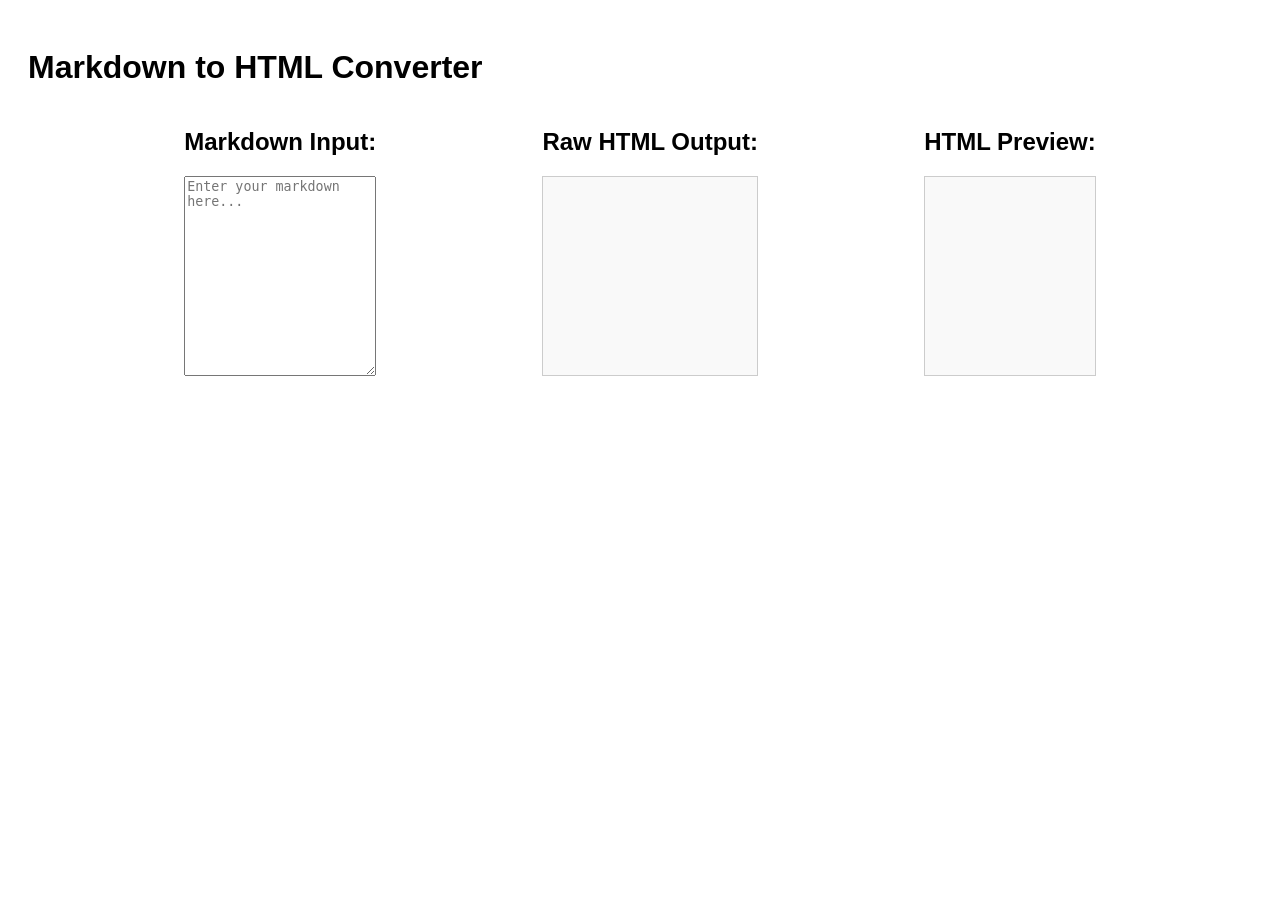
<file: JavaScript Algorithms and Data Structures/Build a Markdown to HTML Converter/index.html>
<!DOCTYPE html>
<html lang="en">

<head>
    <meta charset="UTF-8">
    <meta name="viewport" content="width=device-width, initial-scale=1.0">
    <title>Markdown to HTML Converter</title>
    <link rel="stylesheet" href="styles.css">
</head>

<body>
    <h1>Markdown to HTML Converter</h1>
    <div id="container">
        <div class="container">
            <h2>Markdown Input:</h2>
            <textarea id="markdown-input" placeholder="Enter your markdown here..."></textarea>
        </div>
        <div class="container">
            <h2>Raw HTML Output:</h2>
            <div id="html-output"></div>
        </div>
        <div class="container">
            <h2>HTML Preview:</h2>
            <div id="preview"></div>
        </div>
    </div>
</body>

</html>
</file>
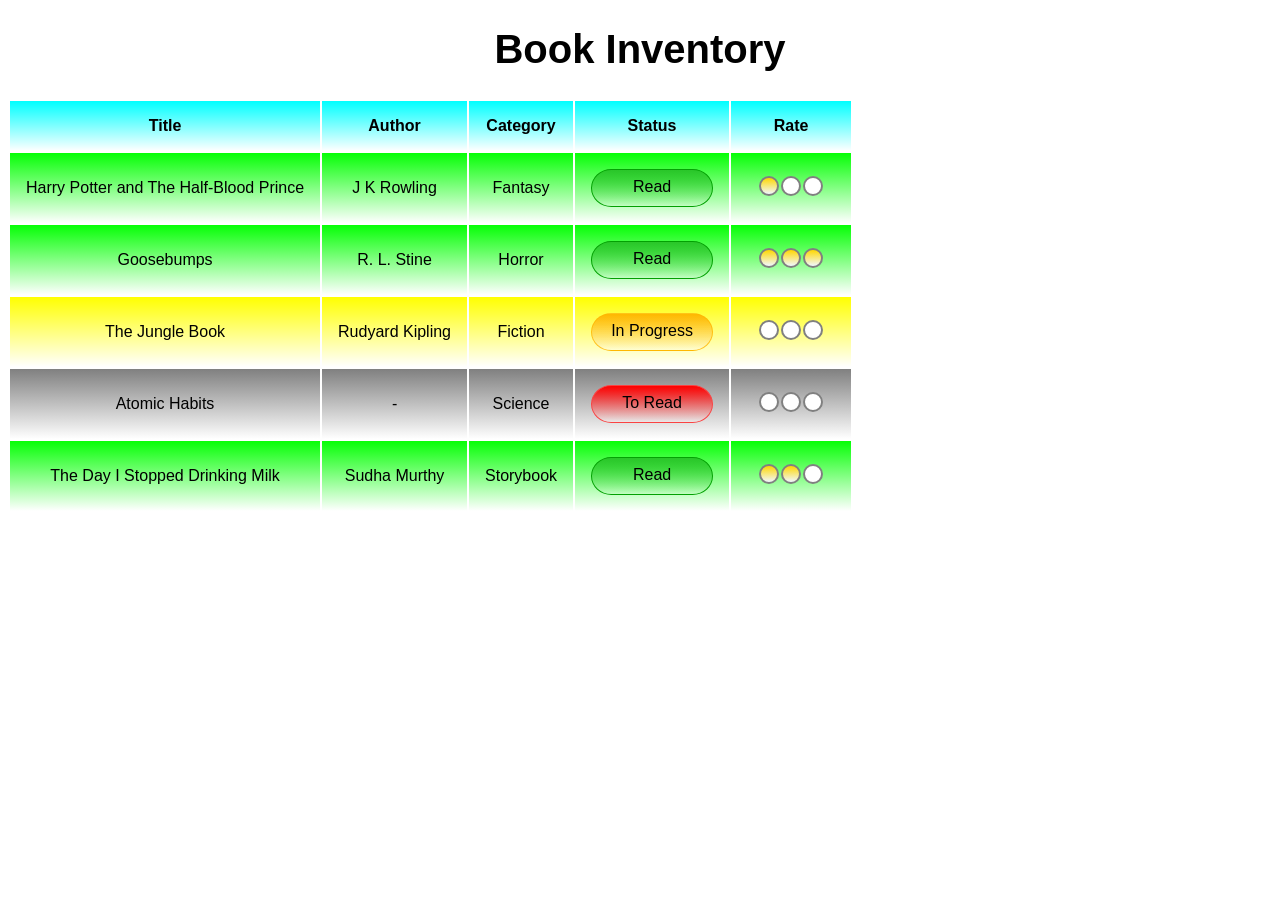
<file: Responsive Designs/Build A Book Inventory App/index.html>
<!DOCTYPE html>
<html lang="en">
<head>
    <meta charset="UTF-8">
    <meta name="viewport" content="width=device-width, initial-scale=1.0">
    <title>Book Inventory App</title>
    <link rel="stylesheet" href="./styles.css">
</head>
<body>
    <h1>Book Inventory</h1>
    <table>
        <thead>
            <tr>
                <th>Title</th>
                <th>Author</th>
                <th>Category</th>
                <th>Status</th>
                <th>Rate</th>
            </tr>
        </thead>
        <tbody>
            <tr class="read">
                <td>Harry Potter and The Half-Blood Prince</td>
                <td>J K Rowling</td>
                <td>Fantasy</td>
                <td><span class="status">Read</span></td>
                <td><span class="rate one"><span></span><span></span><span></span></span></td>
            </tr>
            <tr class="read">
                <td>Goosebumps</td>
                <td>R. L. Stine</td>
                <td>Horror</td>
                <td><span class="status">Read</span></td>
                <td><span class="rate three"><span></span><span></span><span></span></span></td>
            </tr>
            <tr class="in-progress">
                <td>The Jungle Book</td>
                <td>Rudyard Kipling</td>
                <td>Fiction</td>
                <td><span class="status">In Progress</span></td>
                <td><span class="rate"><span></span><span></span><span></span></span></td>
            </tr>
            <tr class="to-read">
                <td>Atomic Habits</td>
                <td>-</td>
                <td>Science</td>
                <td><span class="status">To Read</span></td>
                <td><span class="rate"><span></span><span></span><span></span></span></td>
            </tr>
            <tr class="read">
                <td>The Day I Stopped Drinking Milk</td>
                <td>Sudha Murthy</td>
                <td>Storybook</td>
                <td><span class="status">Read</span></td>
                <td><span class="rate two"><span></span><span></span><span></span></span></td>
            </tr>
        </tbody>
    </table>
</body>
</html>
</file>
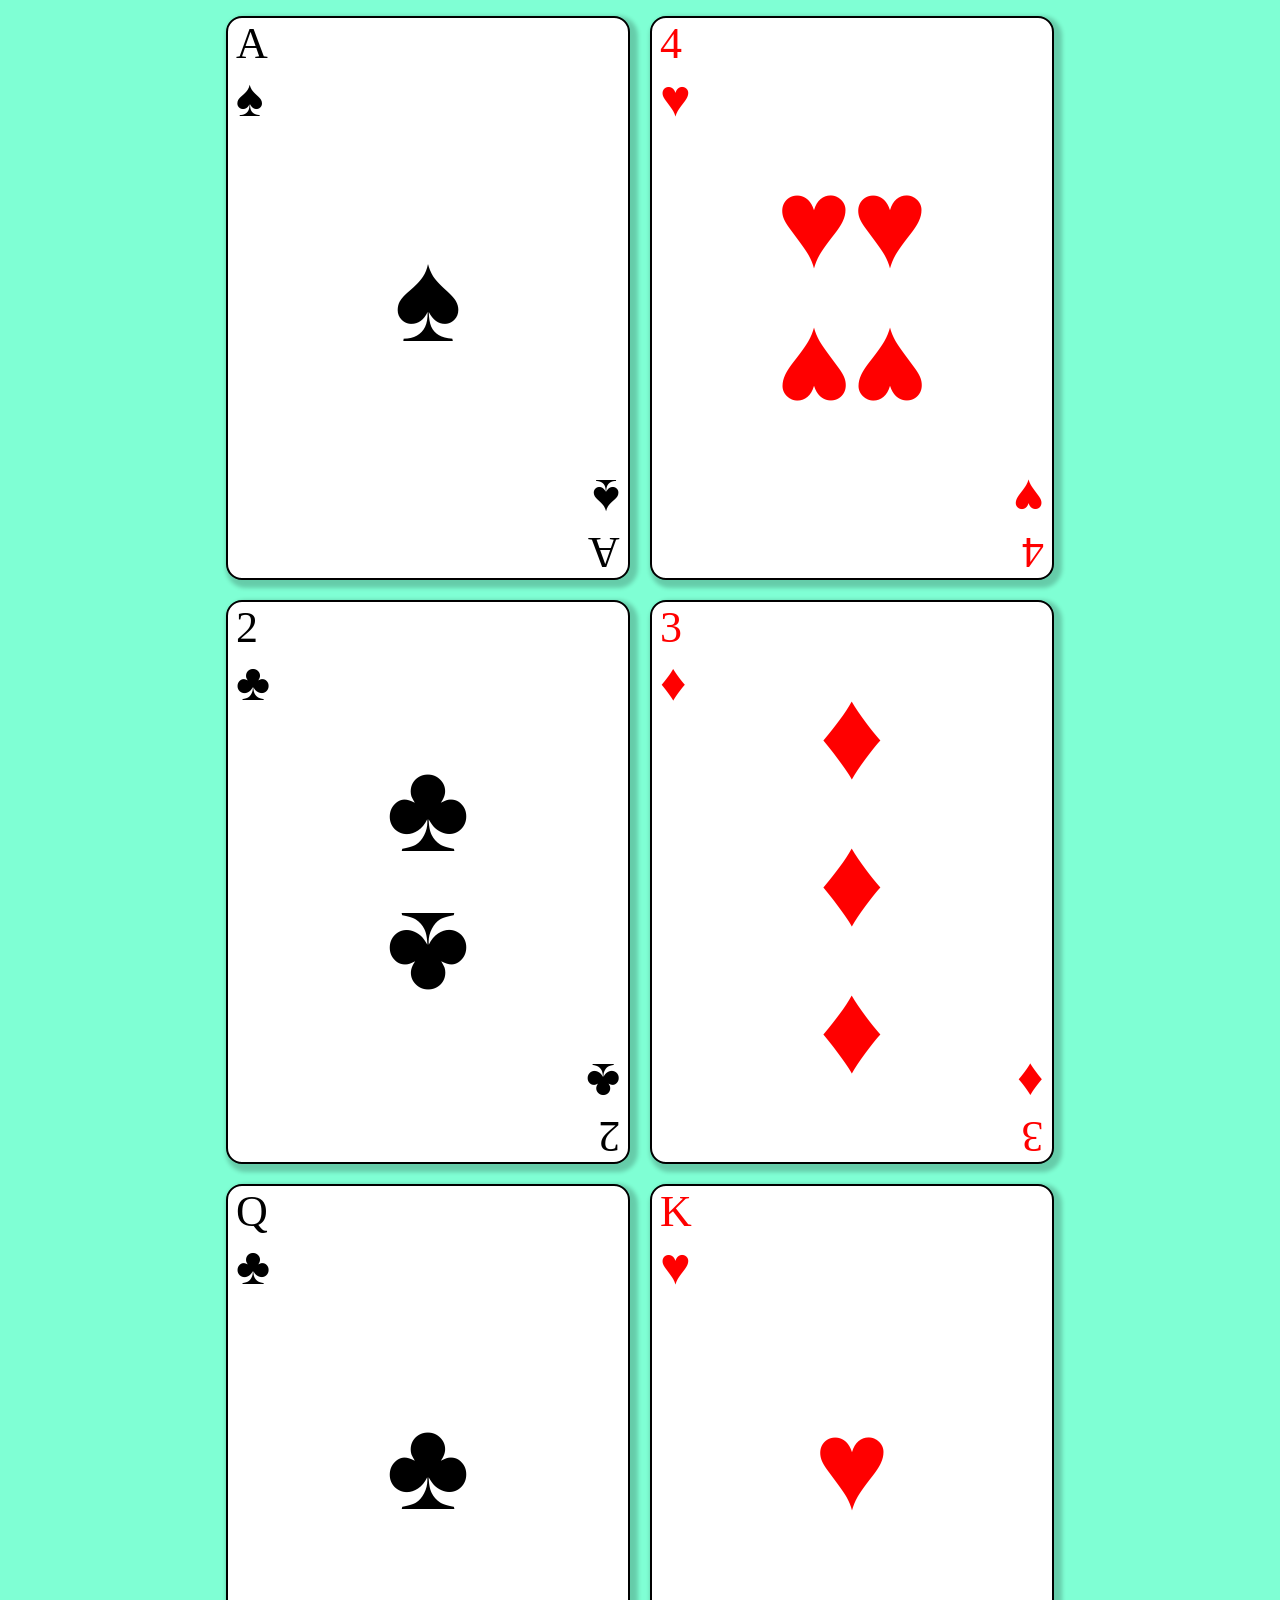
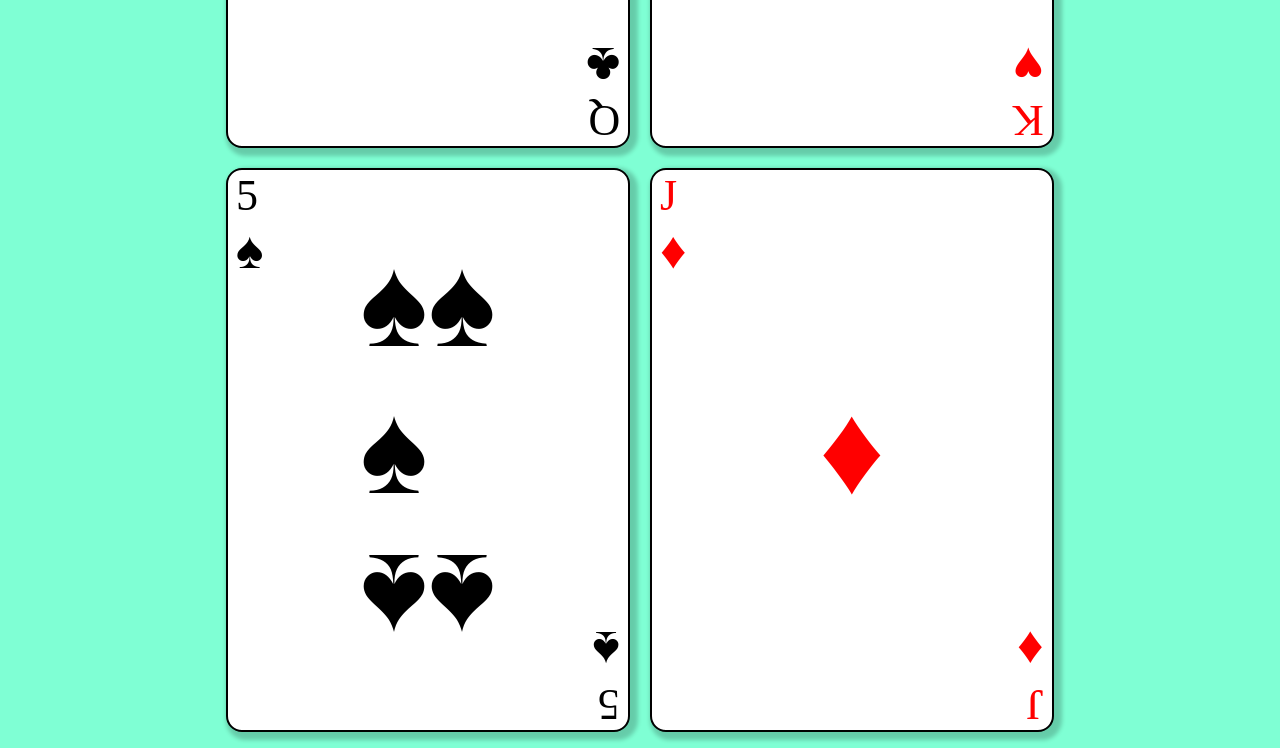
<file: Responsive Designs/Build a Page of Playing Cards/index.html>
<!DOCTYPE html>
<html lang="en">

<head>
  <meta charset="UTF-8">
  <meta name="viewport" content="width=device-width, initial-scale=1.0">
  <title>Playing Cards</title>
  
</head>

<body>
    <style>
    body {
        background-color: aquamarine;
        margin: 1rem;
    }
    #playing-cards {
        display: flex;
        flex-wrap: wrap;
        gap: 20px;
        justify-content: center;
    }
    .card {
        display: flex;
        justify-content: space-between;
        background-color: white;
        height: 35rem;
        width: 25rem;
        border: 0.125rem black solid;
        border-radius: 1rem;
        box-shadow: 0.25rem 0.25rem 0.25rem 0.25rem rgba(0,0,0,0.2);
    }
    .left {
        display: flex;
        align-self: flex-start;
        justify-content: left;
        flex-direction: column;
        margin-left: 0.5rem;
    }   
    .middle {
        display: flex;
        justify-content: center;
        align-self: center;
        flex-direction: column;
        flex-wrap: wrap;
    }
    .right {
        display: flex;
        justify-content: start;
        align-self:flex-end;
        flex-direction: column;
        margin-right: 0.5rem;
        transform: rotate(180deg);
    }
    .letter {
        font-size: 2.75rem;
    }
    .symbol {
        font-size: 3.25rem;
    }
    .symbol-center {
        font-size: 8rem;
    }
  </style>
    <main id="playing-cards">
        <div class="card">
            <div class="left">
                <div class="letter">A</div>
                <div class="symbol">♠</div>
            </div>
            <div class="middle">
                <div class="symbol-center">♠</div>
            </div>
            <div class="right">
                <div class="letter">A</div>
                <div class="symbol">♠</div>
            </div>
        </div>
        <div class="card" style="color: red;">
            <div class="left">
                <div class="letter">4</div>
                <div class="symbol">♥</div>
            </div>
            <div class="middle">
                <div class="symbol-center">♥♥</div>
                <div class="symbol-center" style="transform: rotate(180deg);">♥♥</div>
            </div>
            <div class="right">
                <div class="letter">4</div>
                <div class="symbol">♥</div>
            </div>
        </div>
        <div class="card">
            <div class="left">
                <div class="letter">2</div>
                <div class="symbol">♣</div>
            </div>
            <div class="middle">
                <div class="symbol-center">♣</div>
                <div class="symbol-center" style="transform: rotate(180deg);">♣</div>
            </div>
            <div class="right">
                <div class="letter">2</div>
                <div class="symbol">♣</div>
            </div>
        </div>
        <div class="card" style="color: red;">
            <div class="left">
                <div class="letter">3</div>
                <div class="symbol">♦</div>
            </div>
            <div class="middle">
                <div class="symbol-center">♦</div>
                <div class="symbol-center">♦</div>
                <div class="symbol-center">♦</div>
            </div>
            <div class="right">
                <div class="letter">3</div>
                <div class="symbol">♦</div>
            </div>
        </div>
        <div class="card">
            <div class="left">
                <div class="letter">Q</div>
                <div class="symbol">♣</div>
            </div>
            <div class="middle">
                <div class="symbol-center">♣</div>
            </div>
            <div class="right">
                <div class="letter">Q</div>
                <div class="symbol">♣</div>
            </div>
        </div>
        <div class="card" style="color: red;">
            <div class="left">
                <div class="letter">K</div>
                <div class="symbol">♥</div>
            </div>
            <div class="middle">
                <div class="symbol-center">♥</div>
            </div>
            <div class="right">
                <div class="letter">K</div>
                <div class="symbol">♥</div>
            </div>
        </div>
        <div class="card">
            <div class="left">
                <div class="letter">5</div>
                <div class="symbol">♠</div>
            </div>
            <div class="middle">
                <div class="symbol-center">♠♠</div>
                <div class="symbol-center">♠</div>
                <div class="symbol-center" style="transform: rotate(180deg);">♠♠</div>
            </div>
            <div class="right">
                <div class="letter">5</div>
                <div class="symbol">♠</div>
            </div>
        </div>
        <div class="card" style="color: red;"   >
            <div class="left">
                <div class="letter">J</div>
                <div class="symbol">♦</div>
            </div>
            <div class="middle">
                <div class="symbol-center">♦</div>
            </div>
            <div class="right">
                <div class="letter">J</div>
                <div class="symbol">♦</div>
            </div>
        </div>
</body>

</html>
</file>
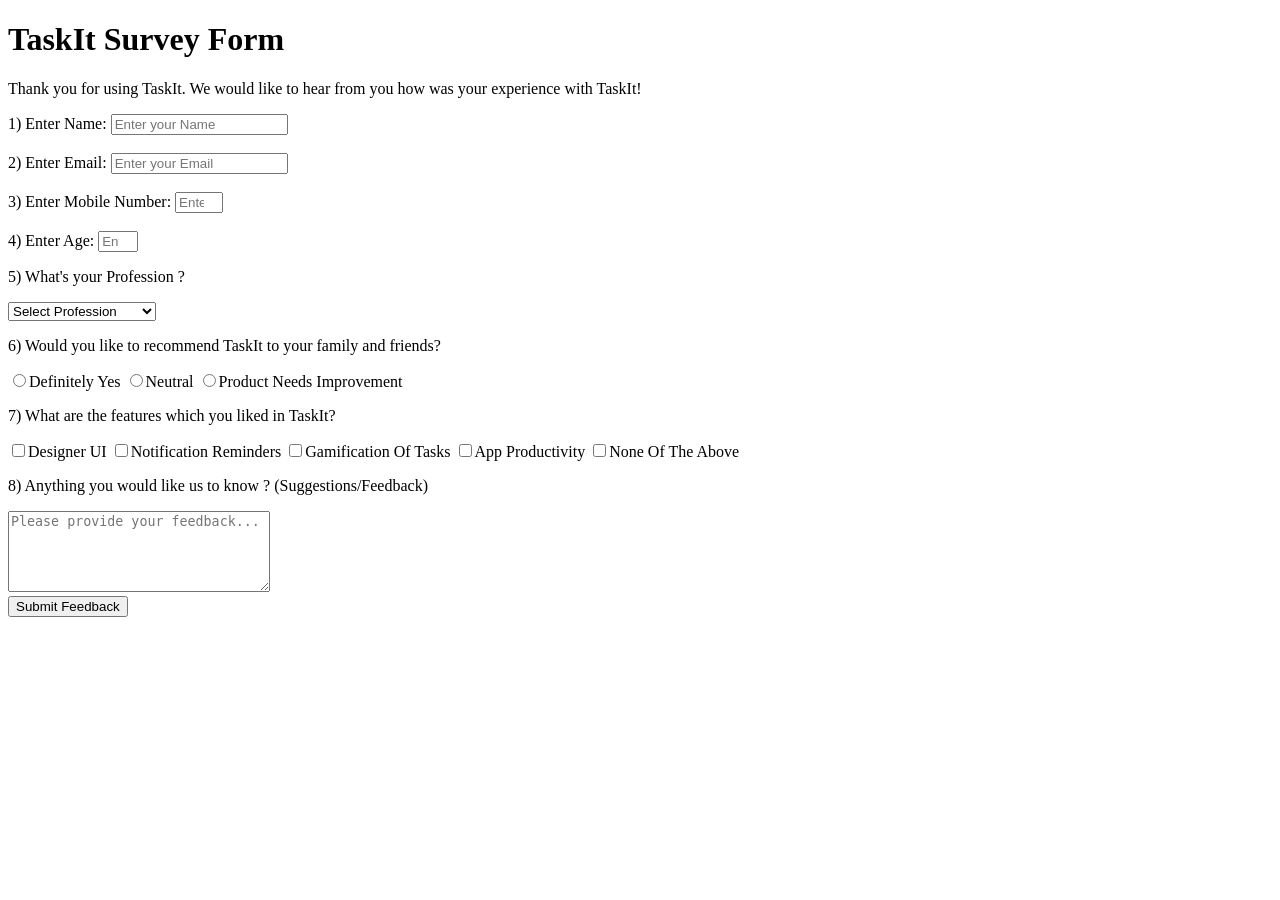
<file: Responsive Designs/Build A Survey Form/index.html>
<!DOCTYPE html>
<html lang="en">
  <head>
    <meta charset="UTF-8" />
    <title>Survey Form</title>
  </head>

  <body>
    <h1 id="title">TaskIt Survey Form</h1>
    <p id="description">Thank you for using TaskIt. We would like to hear from you how was your experience with TaskIt!</p>
    <form id="survey-form">

        <label id="name-label">1) Enter Name: </label><input type="text" id="name" placeholder="Enter your Name" required>
        <br><br>

        <label id="email-label">2) Enter Email: </label><input type="email" id="email" placeholder="Enter your Email" required>
        <br><br>

        <label id="number-label">3) Enter Mobile Number: </label><input type="number" id="number" placeholder="Enter your Mobile Number" min="1" max="10">
        <br><br>

        <label id="age-label">4) Enter Age: </label><input type="number" id="age" placeholder="Enter your Age" min="2" max="2">
        

        <p id="Q1">5) What's your Profession ?</p>
        <select name="select-option" id="dropdown">
            <option value="Select Profession" selected>Select Profession</option>
            <option value="Student" >Student</option>
            <option value="Working Professional">Working Professional</option>
            <option value="Prefer Not To Say">Prefer Not To Say</option>
        </select>

        <p id="reccomendation">6) Would you like to recommend TaskIt to your family and friends?</p>
        <input type="radio" value="Definitely Yes" name="radio-option"><label value="Definitely Yes">Definitely Yes</label>
        <input type="radio" value="Neutral" name="radio-option"><label value="Neutral">Neutral</label>
        <input type="radio" value="Product Needs Improvement" name="radio-option"><label value="Product Needs Improvement">Product Needs Improvement</label-for>
        
        <p id="features-liked">7) What are the features which you liked in TaskIt?</p>
        <input type="checkbox" value="Designer UI"><label-for value="Designer UI">Designer UI</label-for>
        <input type="checkbox" value="Notification Reminders"><label-for value="Notification Reminders">Notification Reminders</label-for>
        <input type="checkbox" value="Gamification Of Tasks"><label-for value="Gamification Of Tasks">Gamification Of Tasks</label-for>
        <input type="checkbox" value="App Productivity"><label-for value="App Productivity">App Productivity</label-for>
        <input type="checkbox" value="None Of The Above"><label-for value="None Of The Above">None Of The Above</label-for>

        <p id="Feedback">8) Anything you would like us to know ? (Suggestions/Feedback)</p>
        <textarea name="feedback" id="feedback" placeholder="Please provide your feedback..." rows="5" cols="30"></textarea><br>

        <button id="submit">Submit Feedback</button>
    </form>
  </body>
</html>
</file>
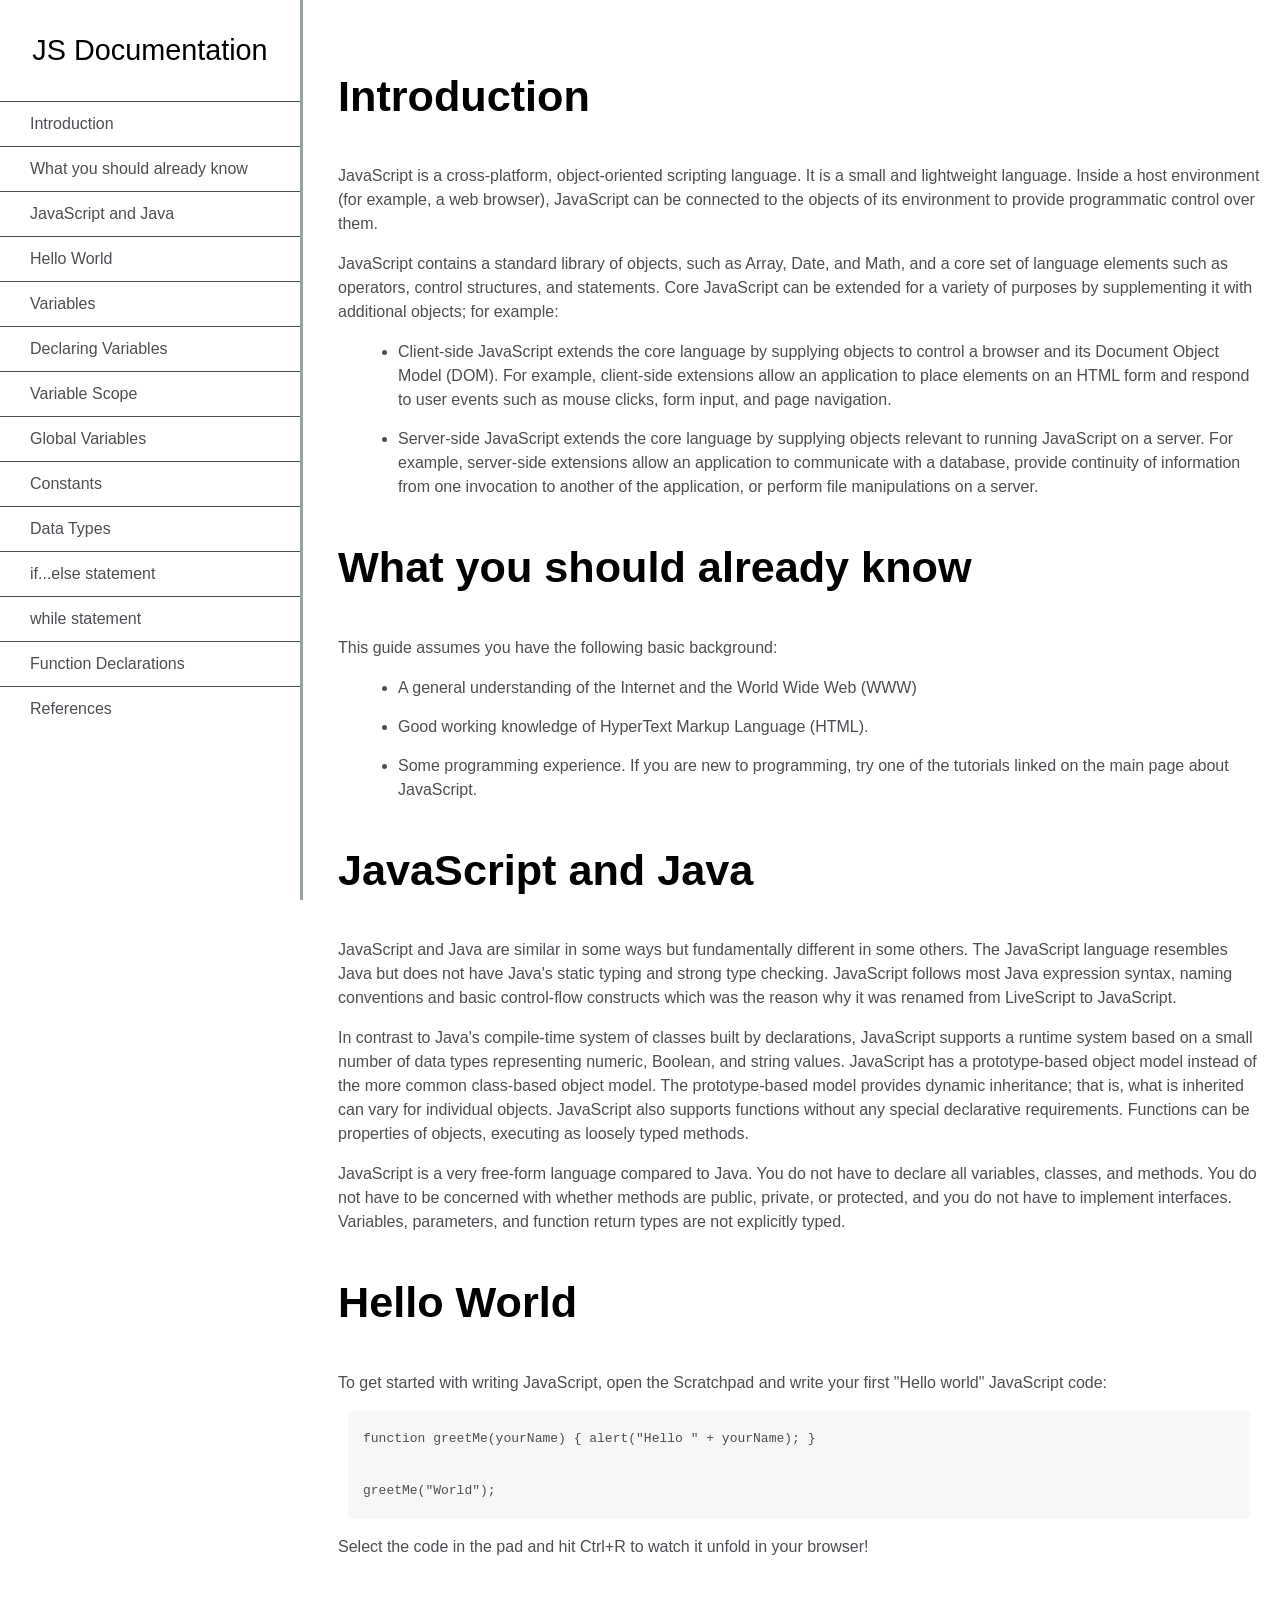
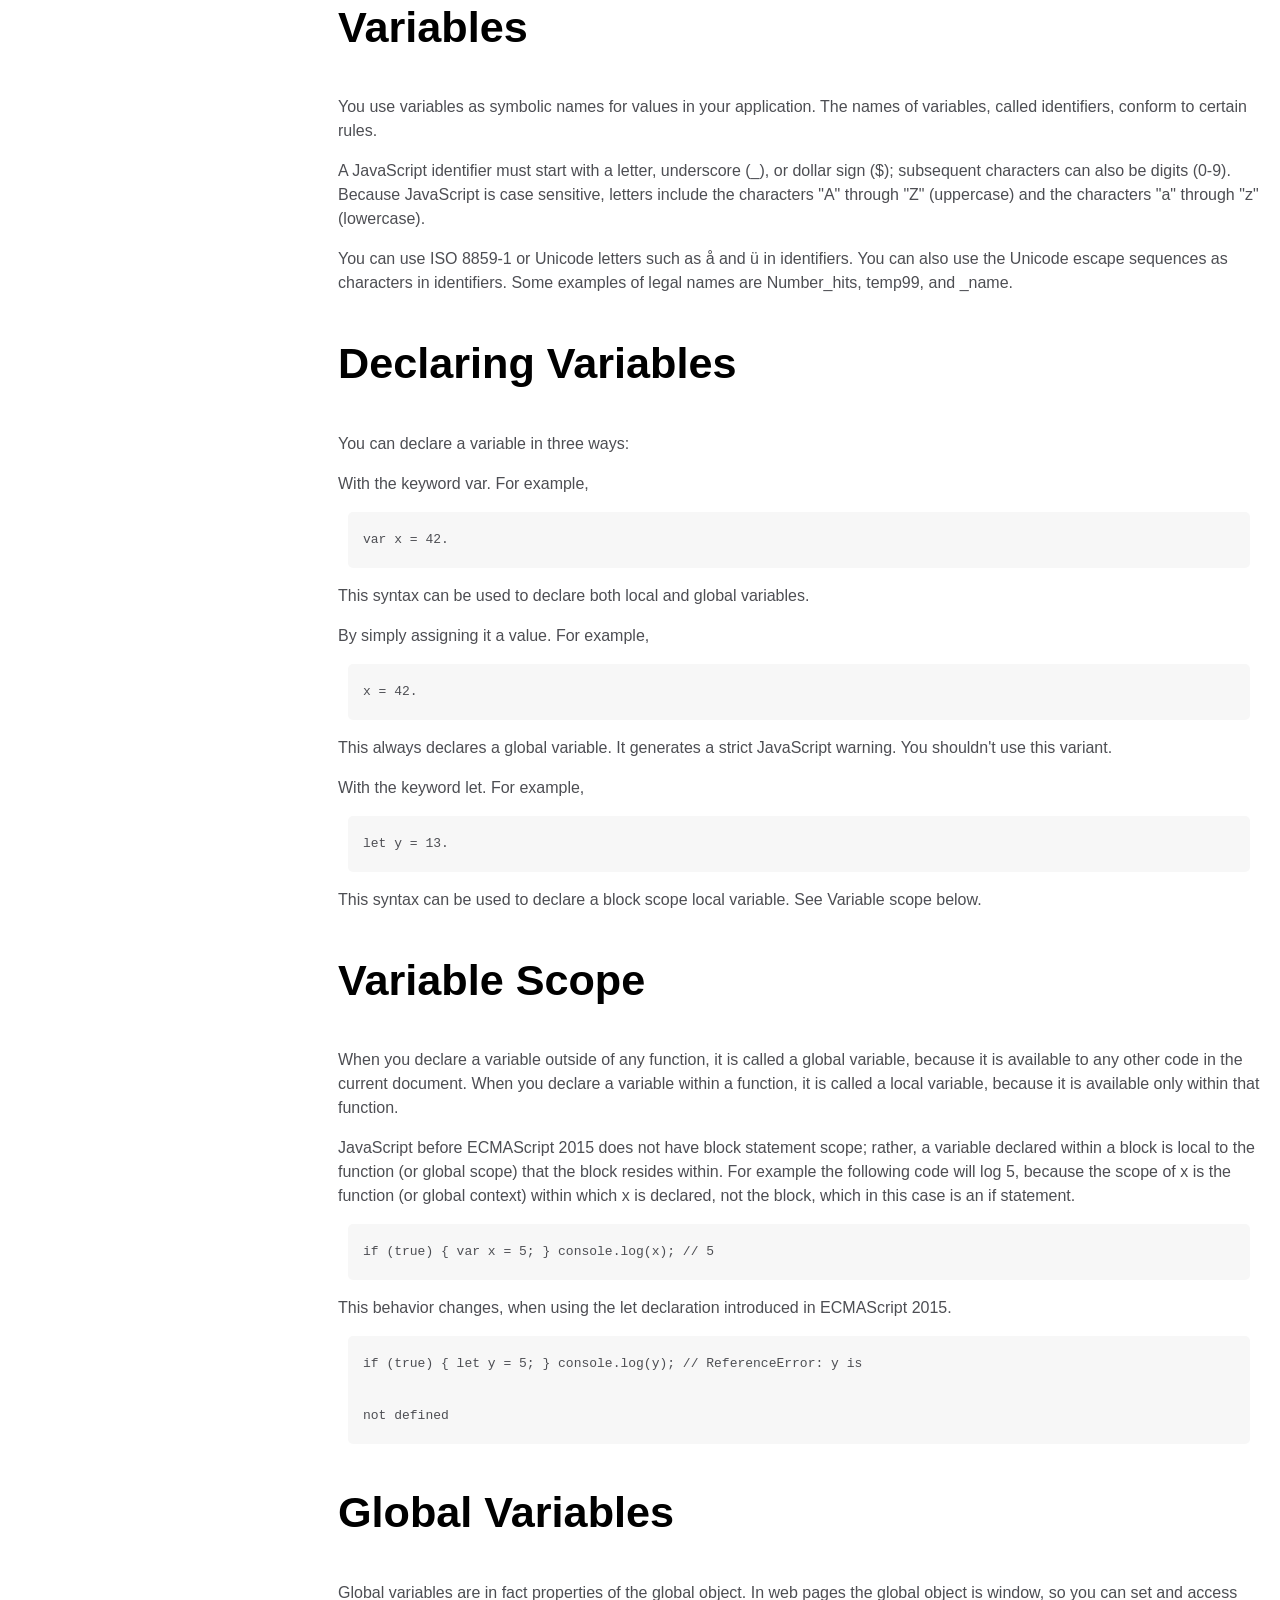
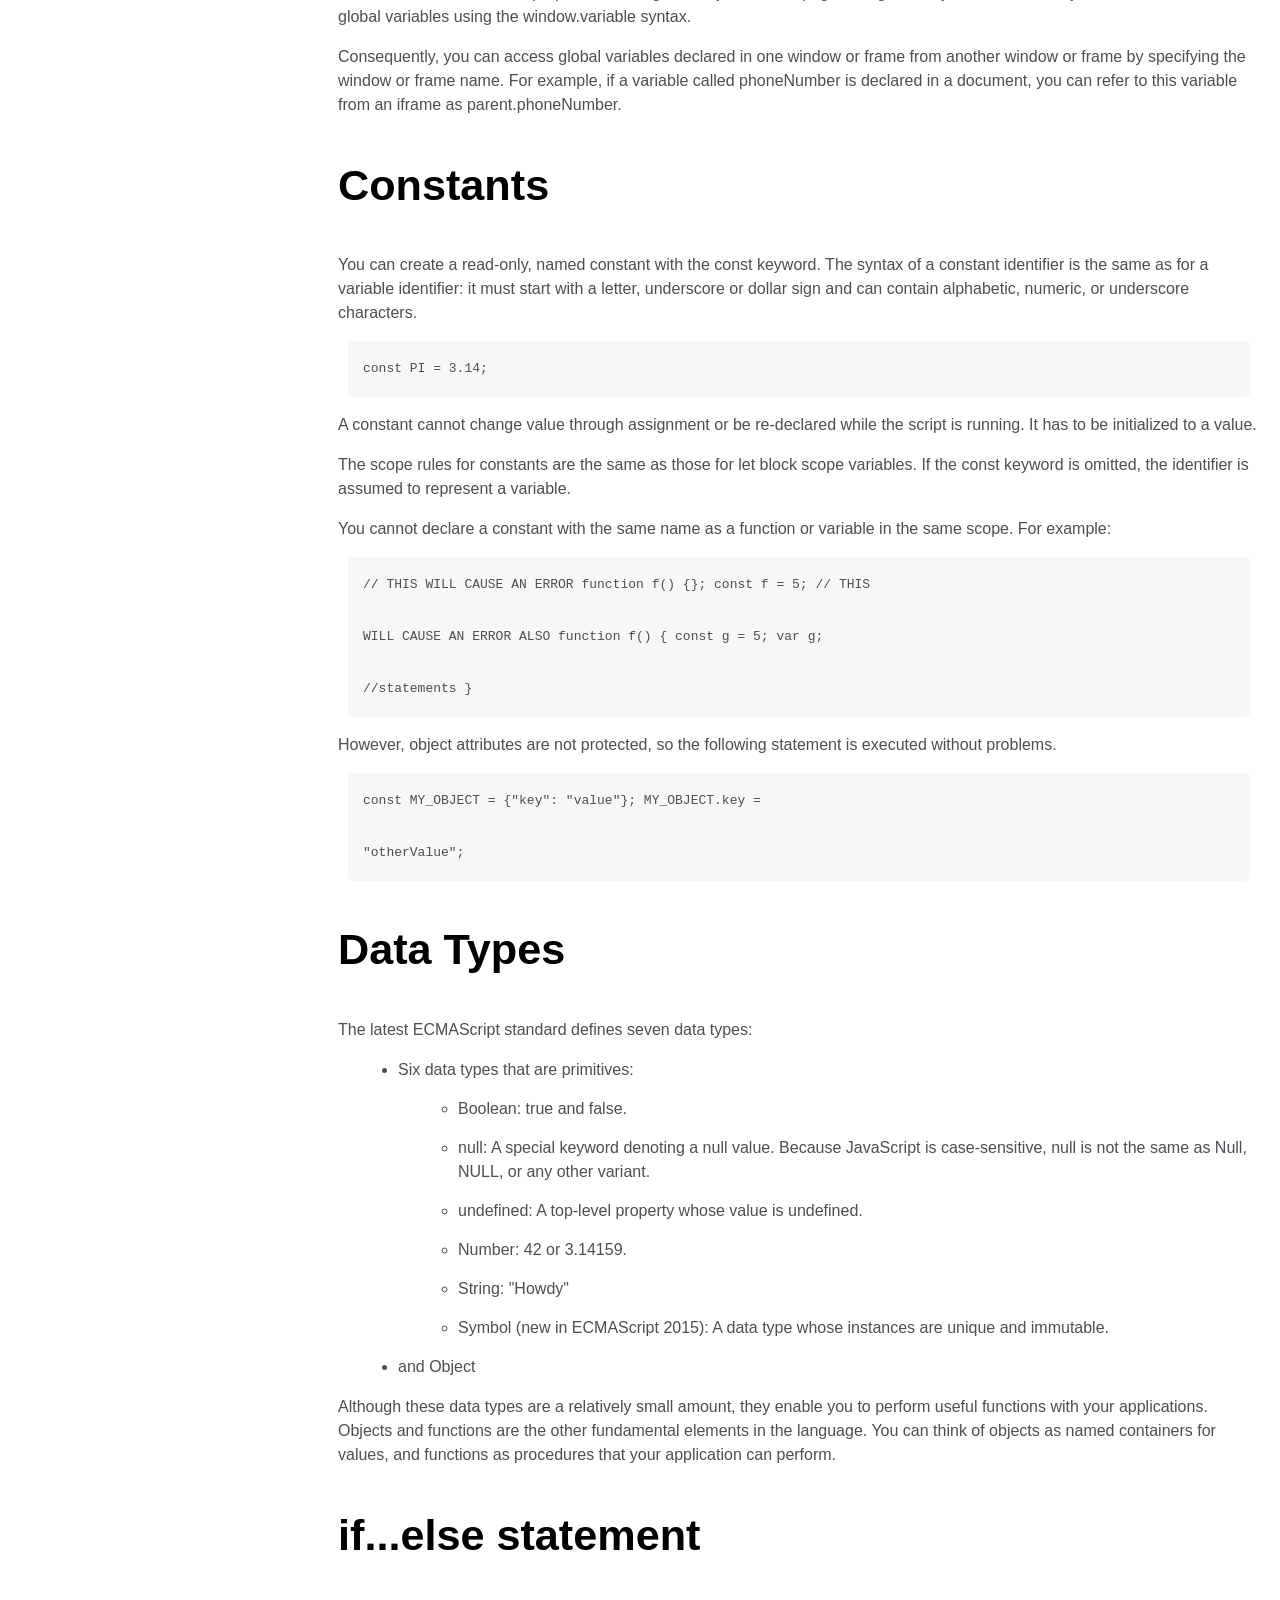
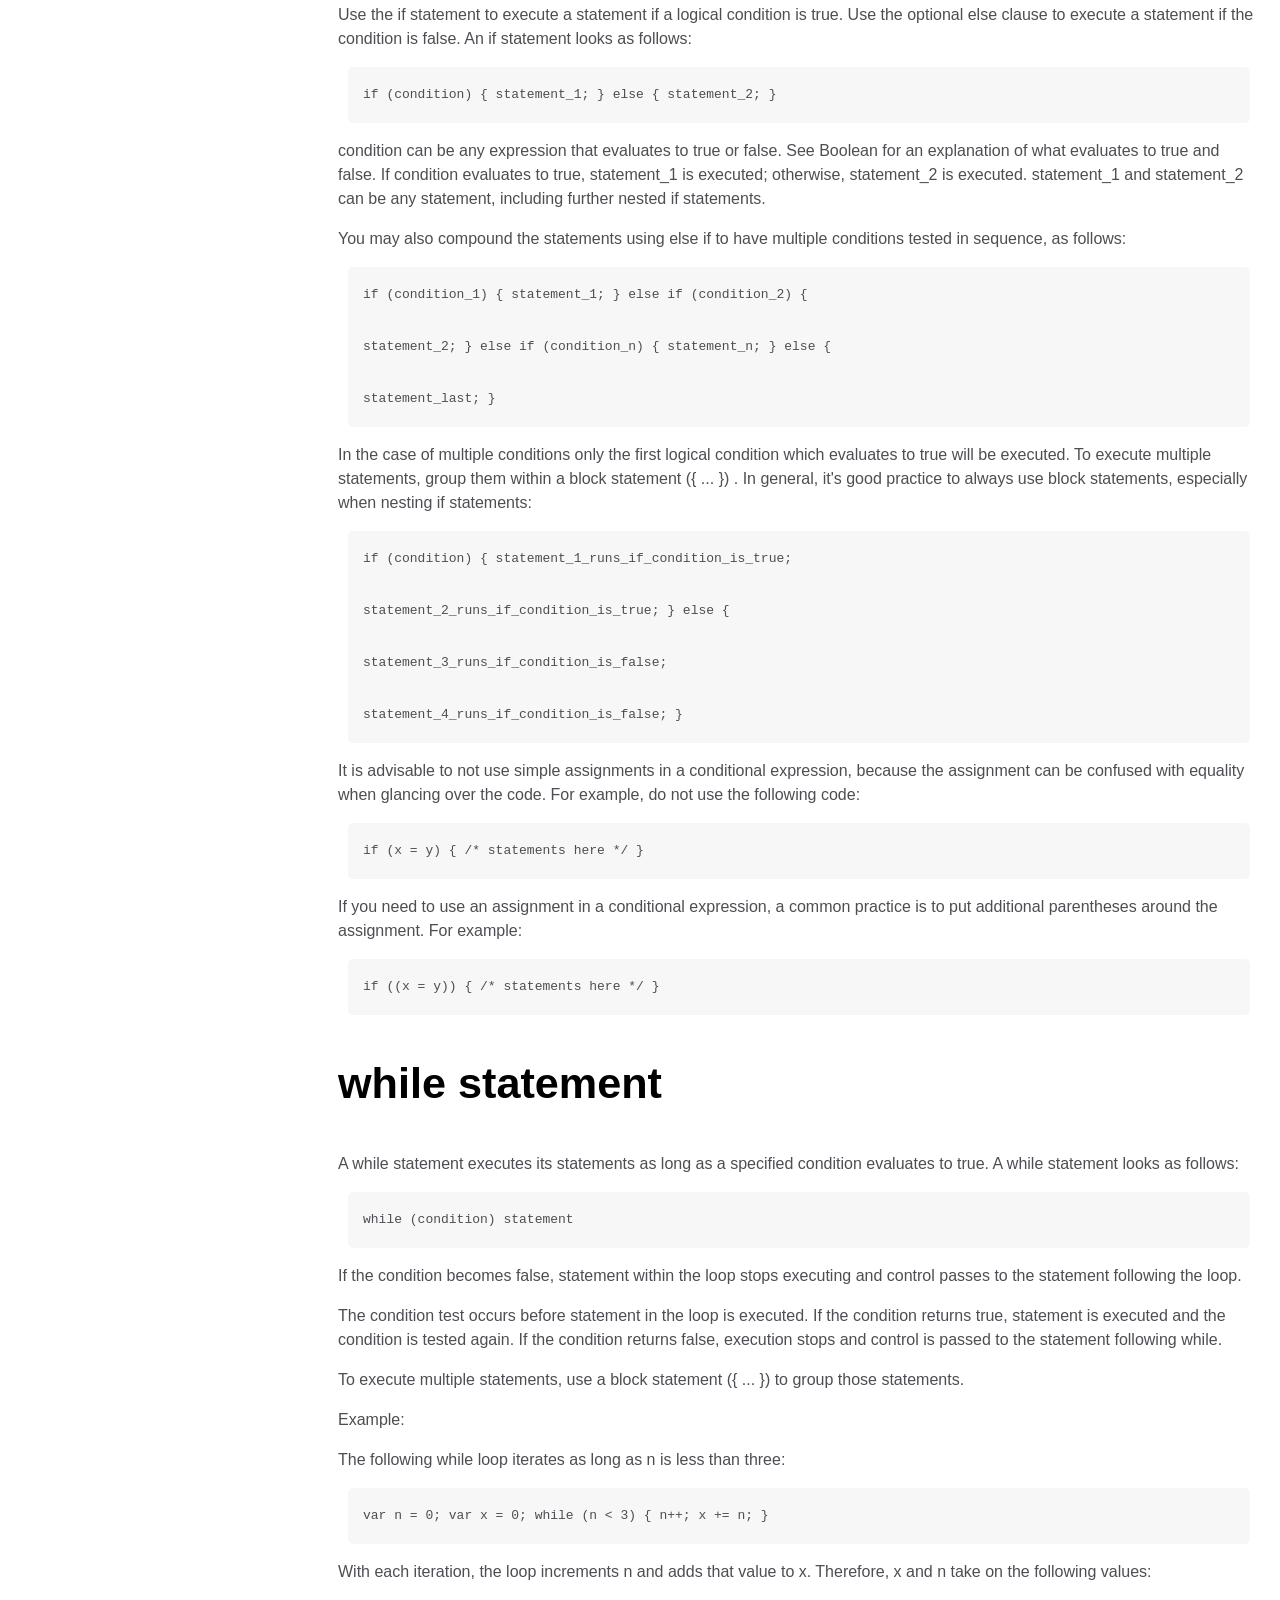
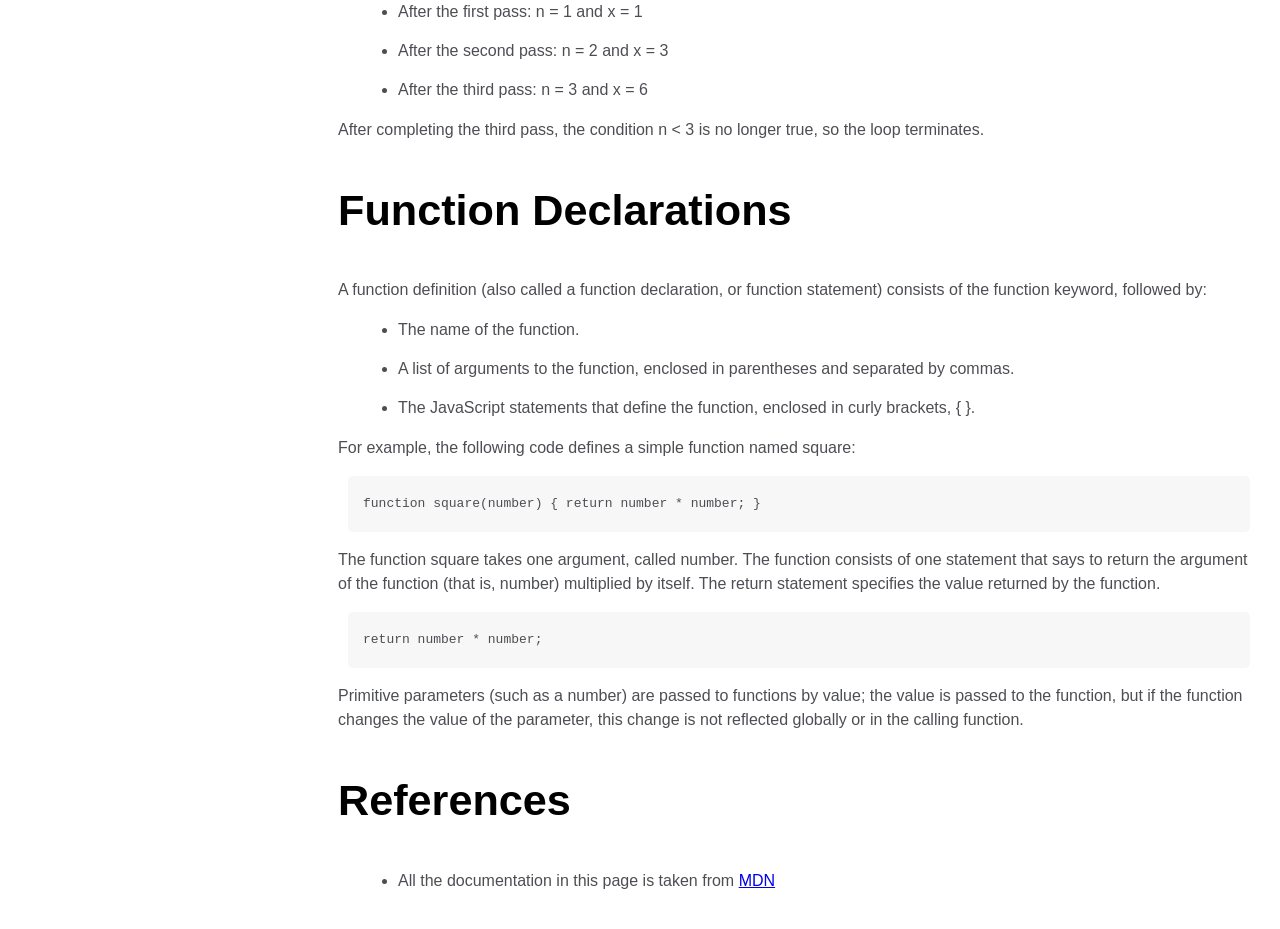
<file: Responsive Designs/Build a Technical Documentation Page/index.html>
<!DOCTYPE html>
<html lang="en">
  <head>
    <meta charset="UTF-8" />
    <title>Technical Documentation Page</title>
    <link rel="stylesheet" href="styles.css">
  </head>

  <body>
    <div id="container">
        <nav id="navbar">
            <header>
                <p id="heading">JS Documentation </p>
            </header>
            <ul>
                <li><a href="#Introduction" class="nav-link">Introduction</a></li>
                <li><a href="#What_you_should_already_know" class="nav-link">What you should already know</a></li>
                <li><a href="#JavaScript_and_Java" class="nav-link">JavaScript and Java</a></li>
                <li><a href="#Hello_World" class="nav-link">Hello World</a></li>
                <li><a href="#Variables" class="nav-link">Variables</a></li>
                <li><a href="#Declaring_Variables" class="nav-link">Declaring Variables</a></li>
                <li><a href="#Variable_Scope" class="nav-link">Variable Scope</a></li>
                <li><a href="#Global_Variables" class="nav-link">Global Variables</a></li>
                <li><a href="#Constants" class="nav-link">Constants</a></li>
                <li><a href="#Data_Types" class="nav-link">Data Types</a></li>
                <li><a href="#if...else_statement" class="nav-link">if...else statement</a></li>
                <li><a href="#while_statement" class="nav-link">while statement</a></li>
                <li><a href="#Function_Declarations" class="nav-link">Function Declarations</a></li>
                <li><a href="#References" class="nav-link">References</a></li>
            </ul>
        </nav>
        <main id="main-doc">
            <section class="main-section" id="Introduction">
                <header>
                    <h1>Introduction</h1>
                </header>
                <p>JavaScript is a cross-platform, object-oriented scripting language. It is a small and lightweight language. Inside a host environment (for example, a web browser), JavaScript can be connected to the objects of its environment to provide programmatic control over them.</p>
                <p>JavaScript contains a standard library of objects, such as Array, Date, and Math, and a core set of language elements such as operators, control structures, and statements. Core JavaScript can be extended for a variety of purposes by supplementing it with additional objects; for example:</p>
                <ul>
                    <li>Client-side JavaScript extends the core language by supplying objects to control a browser and its Document Object Model (DOM). For example, client-side extensions allow an application to place elements on an HTML form and respond to user events such as mouse clicks, form input, and page navigation.</li>
                    <li>Server-side JavaScript extends the core language by supplying objects relevant to running JavaScript on a server. For example, server-side extensions allow an application to communicate with a database, provide continuity of information from one invocation to another of the application, or perform file manipulations on a server.</li>
                </ul>
            </section>
            <section class="main-section" id="What_you_should_already_know">
                <header>
                    <h1>What you should already know</h1>
                </header>
                <p>This guide assumes you have the following basic background:</p>
                <ul>
                    <li>A general understanding of the Internet and the World Wide Web (WWW)</li>
                    <li>Good working knowledge of HyperText Markup Language (HTML).</li>
                    <li>Some programming experience. If you are new to programming, try one of the tutorials linked on the main page about JavaScript.</li>
                </ul>
            </section>
            <section class="main-section" id="JavaScript_and_Java">
                <header>
                    <h1>JavaScript and Java</h1>
                </header>
                <p>JavaScript and Java are similar in some ways but fundamentally different in some others. The JavaScript language resembles Java but does not have Java's static typing and strong type checking. JavaScript follows most Java expression syntax, naming conventions and basic control-flow constructs which was the reason why it was renamed from LiveScript to JavaScript.</p>
                <p>In contrast to Java's compile-time system of classes built by declarations, JavaScript supports a runtime system based on a small number of data types representing numeric, Boolean, and string values. JavaScript has a prototype-based object model instead of the more common class-based object model. The prototype-based model provides dynamic inheritance; that is, what is inherited can vary for individual objects. JavaScript also supports functions without any special declarative requirements. Functions can be properties of objects, executing as loosely typed methods.</p>
                <p>JavaScript is a very free-form language compared to Java. You do not have to declare all variables, classes, and methods. You do not have to be concerned with whether methods are public, private, or protected, and you do not have to implement interfaces. Variables, parameters, and function return types are not explicitly typed.</p>
            </section>
            <section class="main-section" id="Hello_World">
                <header>
                    <h1>Hello World</h1>
                </header>
                <p>To get started with writing JavaScript, open the Scratchpad and write your first "Hello world" JavaScript code:</p>
                <code>function greetMe(yourName) { alert("Hello " + yourName); }
                    <br>greetMe("World");</code>
                <p>Select the code in the pad and hit Ctrl+R to watch it unfold in your browser!</p>
            </section>
            <section class="main-section" id="Variables">
                <header>
                    <h1>Variables</h1>
                </header>
                <p>You use variables as symbolic names for values in your application. The names of variables, called identifiers, conform to certain rules.</p>
                <p>A JavaScript identifier must start with a letter, underscore (_), or dollar sign ($); subsequent characters can also be digits (0-9). Because JavaScript is case sensitive, letters include the characters "A" through "Z" (uppercase) and the characters "a" through "z" (lowercase).</p>
                <p>You can use ISO 8859-1 or Unicode letters such as å and ü in identifiers. You can also use the Unicode escape sequences as characters in identifiers. Some examples of legal names are Number_hits, temp99, and _name.</p>
            </section>
            <section class="main-section" id="Declaring_Variables">
                <header>
                    <h1>Declaring Variables</h1>
                </header>
                <p>You can declare a variable in three ways:</p>
                <p>With the keyword var. For example,</p>
                <code>var x = 42.</code>
                <p>This syntax can be used to declare both local and global variables.</p>
                <p>By simply assigning it a value. For example,</p>
            <code>x = 42.</code>
                <p>This always declares a global variable. It generates a strict JavaScript warning. You shouldn't use this variant.</p>
                <p>With the keyword let. For example,</p>
                <code>let y = 13.</code>
                <p>This syntax can be used to declare a block scope local variable. See Variable scope below.</p>
            </section>
            <section class="main-section" id="Variable_Scope">
                <header>
                    <h1>Variable Scope</h1>
                </header>
                <p>When you declare a variable outside of any function, it is called a global variable, because it is available to any other code in the current document. When you declare a variable within a function, it is called a local variable, because it is available only within that function.</p>
                <p>JavaScript before ECMAScript 2015 does not have block statement scope; rather, a variable declared within a block is local to the function (or global scope) that the block resides within. For example the following code will log 5, because the scope of x is the function (or global context) within which x is declared, not the block, which in this case is an if statement.</p>
                <code>if (true) { var x = 5; } console.log(x); // 5</code>
                <p>This behavior changes, when using the let declaration introduced in ECMAScript 2015.</p>
                <code>if (true) { let y = 5; } console.log(y); // ReferenceError: y is
                <br>not defined</code>
            </section>
            <section class="main-section" id="Global_Variables">
                <header>
                    <h1>Global Variables</h1>
                </header>
                <p>Global variables are in fact properties of the global object. In web pages the global object is window, so you can set and access global variables using the window.variable syntax.</p>
                <p>Consequently, you can access global variables declared in one window or frame from another window or frame by specifying the window or frame name. For example, if a variable called phoneNumber is declared in a document, you can refer to this variable from an iframe as parent.phoneNumber.</p>
            </section>
            <section class="main-section" id="Constants">
                <header>
                    <h1>Constants</h1>
                </header>
                <p>You can create a read-only, named constant with the const keyword. The syntax of a constant identifier is the same as for a variable identifier: it must start with a letter, underscore or dollar sign and can contain alphabetic, numeric, or underscore characters.</p>
                <code>const PI = 3.14;</code>
                <p>A constant cannot change value through assignment or be re-declared while the script is running. It has to be initialized to a value.</p>
                <p>The scope rules for constants are the same as those for let block scope variables. If the const keyword is omitted, the identifier is assumed to represent a variable.</p>
                <p>You cannot declare a constant with the same name as a function or variable in the same scope. For example:</p>
                <code>// THIS WILL CAUSE AN ERROR function f() {}; const f = 5; // THIS
                <br>WILL CAUSE AN ERROR ALSO function f() { const g = 5; var g;
                <br>//statements }</code>
                <p>However, object attributes are not protected, so the following statement is executed without problems.</p>
                <code>const MY_OBJECT = {"key": "value"}; MY_OBJECT.key =
                <br>"otherValue";</code>
            </section>
            <section class="main-section" id="Data_Types">
                <header>
                    <h1>Data Types</h1>
                </header>
                <p>The latest ECMAScript standard defines seven data types:</p>
                <ul>
                    <li>Six data types that are primitives:
                        <ul>
                            <li>Boolean: true and false.</li>
                            <li>null: A special keyword denoting a null value. Because JavaScript is case-sensitive, null is not the same as Null, NULL, or any other variant.</li>
                            <li>undefined: A top-level property whose value is undefined.</li>
                            <li>Number: 42 or 3.14159.</li>
                            <li>String: "Howdy"</li>
                            <li>Symbol (new in ECMAScript 2015): A data type whose instances are unique and immutable.</li>
                        </ul>
                    </li>
                    <li>and Object</li>
                </ul>
                <p>Although these data types are a relatively small amount, they enable you to perform useful functions with your applications. Objects and functions are the other fundamental elements in the language. You can think of objects as named containers for values, and functions as procedures that your application can perform.</p>
            </section>
            <section class="main-section else_statement" id="if...else_statement">
                <header>
                    <h1>if...else statement</h1>
                </header>
                <p>Use the if statement to execute a statement if a logical condition is true. Use the optional else clause to execute a statement if the condition is false. An if statement looks as follows:</p>
                <code>if (condition) { statement_1; } else { statement_2; }</code>
                <p>condition can be any expression that evaluates to true or false. See Boolean for an explanation of what evaluates to true and false. If condition evaluates to true, statement_1 is executed; otherwise, statement_2 is executed. statement_1 and statement_2 can be any statement, including further nested if statements.</p>
                <p>You may also compound the statements using else if to have multiple conditions tested in sequence, as follows:</p>
                <code>if (condition_1) { statement_1; } else if (condition_2) {
                <br>statement_2; } else if (condition_n) { statement_n; } else {
                <br>statement_last; }</code>
                <p>In the case of multiple conditions only the first logical condition which evaluates to true will be executed. To execute multiple statements, group them within a block statement ({ ... }) . In general, it's good practice to always use block statements, especially when nesting if statements:</p>
                <code>if (condition) { statement_1_runs_if_condition_is_true;
                <br>statement_2_runs_if_condition_is_true; } else {
                <br>statement_3_runs_if_condition_is_false;
                <br>statement_4_runs_if_condition_is_false; }</code>
                <p>It is advisable to not use simple assignments in a conditional expression, because the assignment can be confused with equality when glancing over the code. For example, do not use the following code:</p>
                <code>if (x = y) { /* statements here */ }</code>
                <p>If you need to use an assignment in a conditional expression, a common practice is to put additional parentheses around the assignment. For example:</p>
                <code>if ((x = y)) { /* statements here */ }</code>
            </section>
            <section class="main-section" id="while_statement">
                <header>
                    <h1>while statement</h1>
                </header>
                <p>A while statement executes its statements as long as a specified condition evaluates to true. A while statement looks as follows:</p>
                <code>while (condition) statement</code>
                <p>If the condition becomes false, statement within the loop stops executing and control passes to the statement following the loop.</p>
                <p>The condition test occurs before statement in the loop is executed. If the condition returns true, statement is executed and the condition is tested again. If the condition returns false, execution stops and control is passed to the statement following while.</p>
                <p>To execute multiple statements, use a block statement ({ ... }) to group those statements.</p>
                <p>Example:</p>
                <p>The following while loop iterates as long as n is less than three:</p>
                <code>var n = 0; var x = 0; while (n < 3) { n++; x += n; }</code>
                <p>With each iteration, the loop increments n and adds that value to x. Therefore, x and n take on the following values:</p>
                <ul>
                    <li>After the first pass: n = 1 and x = 1</li>
                    <li>After the second pass: n = 2 and x = 3</li>
                    <li>After the third pass: n = 3 and x = 6</li>
                </ul>
                <p>After completing the third pass, the condition n < 3 is no longer true, so the loop terminates.</p>
            </section>
            <section class="main-section" id="Function_Declarations">
                <header>
                    <h1>Function Declarations</h1>
                </header>
                <p>A function definition (also called a function declaration, or function statement) consists of the function keyword, followed by:</p>
                <ul>
                    <li>The name of the function.</li>
                    <li>A list of arguments to the function, enclosed in parentheses and separated by commas.</li>
                    <li>The JavaScript statements that define the function, enclosed in curly brackets, { }.</li>
                </ul>
                <p>For example, the following code defines a simple function named square:</p>
            <code>function square(number) { return number * number; }</code>
            <p>The function square takes one argument, called number. The function consists of one statement that says to return the argument of the function (that is, number) multiplied by itself. The return statement specifies the value returned by the function.</p>
            <code>return number * number;</code>
            <p>Primitive parameters (such as a number) are passed to functions by value; the value is passed to the function, but if the function changes the value of the parameter, this change is not reflected globally or in the calling function.</p>
            </section>
            <section class="main-section" id="References">
                <header>
                    <h1>References</h1>
                </header>
                <ul>
                    <li>All the documentation in this page is taken from <a href="https://developer.mozilla.org/en-US/docs/Web/JavaScript/Guide">MDN</a></li>
                </ul>
            </section>
        </main>
    </div>
  </body>
</html>
</file>
<file: JavaScript Algorithms and Data Structures/Build a Markdown to HTML Converter/styles.css>
* {
     box-sizing: border-box;
}
 body {
     font-family: Arial, sans-serif;
     padding: 20px;
}
 #markdown-input {
     width: 100%;
     height: 100px;
}
 #html-output, #preview {
     height: 100px;
     display: inline-block;
     width: 100%;
     border: 1px solid #ccc;
     padding: 10px;
     margin: auto;
     white-space: pre-wrap;
     background-color: #f9f9f9;
}
 @media (min-width: 600px) {
     #markdown-input, #html-output, #preview {
         height: 200px;
         margin: 0;
    }
     #container {
         display: flex;
         justify-content: space-evenly;
         gap: 10px;
    }
}
</file>
<file: Responsive Designs/Build A Book Inventory App/styles.css>
* {
    font-family: Arial, Helvetica, sans-serif;
    text-align: center;
}
h1 {
    font-size: 2.5rem;
}
td {
    padding: 1rem;
}
th {
    padding: 1rem;
    background-image: linear-gradient(aqua,white);
}
tr[class="read"] {
    background-image: linear-gradient(rgb(6, 255, 6),white);
}
tr[class="to-read"] {
    background-image: linear-gradient(gray,white);
}
tr[class="in-progress"] {
    background-image: linear-gradient(yellow,white);
}
span {
    display: inline-block;
}
tr[class="to-read"]
span[class="status"] {
    border: 0.1em solid rgb(251, 67, 67);
    height: 1.5em;
    padding-top: 0.5rem;
    width: 7em;
    border-radius: 20% / 60%;
    background-image: linear-gradient(red,rgba(255, 255, 255, 0.295));
}
tr[class="read"]
span[class="status"] {
    border: 0.1em solid rgb(3, 161, 3);
    height: 1.5em;
    width: 7em;
    padding-top: 0.5rem;
    border-radius: 20% / 60%;
    background-image: linear-gradient(rgb(42, 198, 42),rgba(255, 255, 255, 0));
}
tr[class="in-progress"]
span[class="status"] {
    border: 0.1em solid rgba(255, 183, 0, 0.808);
    height: 1.5em;
    padding-top: 0.5rem;
    width: 7em;
    border-radius: 20% / 60%;
    background-image: linear-gradient(rgb(255, 183, 0),rgba(255, 255, 255, 0.295));
}
/* ^= --> Starts With;  span1 > span --> Direct Children of span1 */ 
span[class="status"],
span[class^="rate"] {
    height: 1.5rem;
    width: 5rem;
    padding: 0.25rem;
}
span[class^="rate"] > span{
    border: 0.125rem solid grey;
    border-radius: 50%;
    margin: 0.05rem;
    height: 1rem;
    width: 1rem;
    background-color: white;
}
/* :nth-child(3) --> Selection of 3rd childrens in a single ; class*=one --> class Name contains one ; :nth-child(-n+3) --> Selection of first 3 children */
span[class~="one"] :first-child {
    background-image: linear-gradient(gold,aliceblue);
}
span[class~="two"] :nth-child(-n+2) {
    background-image: linear-gradient(gold,aliceblue);
}
span[class~="three"] span {
    background-image: linear-gradient(gold,aliceblue);
}
</file>
<file: Responsive Designs/Build a Technical Documentation Page/styles.css>
html,
body {
  min-width: 290px;
  color: #4d4e53;
  background-color: #ffffff;
  font-family: 'Open Sans', Arial, sans-serif;
  line-height: 1.5;
}

#navbar {
  position: fixed;
  min-width: 290px;
  top: 0px;
  left: 0px;
  width: 300px;
  height: 100%;
  border-right: solid;
  border-color: rgba(0, 22, 22, 0.4);
}

header {
  color: black;
  margin: 10px;
  text-align: center;
  font-size: 1.8em;
  font-weight: thin;
}

#main-doc header {
  text-align: left;
  margin: 0px;
}

#navbar ul {
  height: 88%;
  padding: 0;
  overflow-y: auto;
  overflow-x: hidden;
}

#navbar li {
  color: #4d4e53;
  border-top: 1px solid;
  list-style: none;
  position: relative;
  width: 100%;
}

#navbar a {
  display: block;
  padding: 10px 30px;
  color: #4d4e53;
  text-decoration: none;
  cursor: pointer;
}

#main-doc {
  position: absolute;
  margin-left: 310px;
  padding: 20px;
  margin-bottom: 110px;
}

section article {
  color: #4d4e53;
  margin: 15px;
  font-size: 0.96em;
}

section li {
  margin: 15px 0px 0px 20px;
}

code {
  display: block;
  text-align: left;
  white-space: pre-line;
  position: relative;
  word-break: normal;
  word-wrap: normal;
  line-height: 2;
  background-color: #f7f7f7;
  padding: 15px;
  margin: 10px;
  border-radius: 5px;
}

@media only screen and (max-width: 815px) {
  /* For mobile phones: */
  #navbar ul {
    border: 1px solid;
    height: 207px;
  }

  #navbar {
    background-color: white;
    position: absolute;
    top: 0;
    padding: 0;
    margin: 0;
    width: 100%;
    max-height: 275px;
    border: none;
    z-index: 1;
    border-bottom: 2px solid;
  }

  #main-doc {
    position: relative;
    margin-left: 0px;
    margin-top: 270px;
  }
}

@media only screen and (max-width: 400px) {
  #main-doc {
    margin-left: -10px;
  }

  code {
    margin-left: -20px;
    width: 100%;
    padding: 15px;
    padding-left: 10px;
    padding-right: 45px;
    min-width: 233px;
  }
}
</file>
